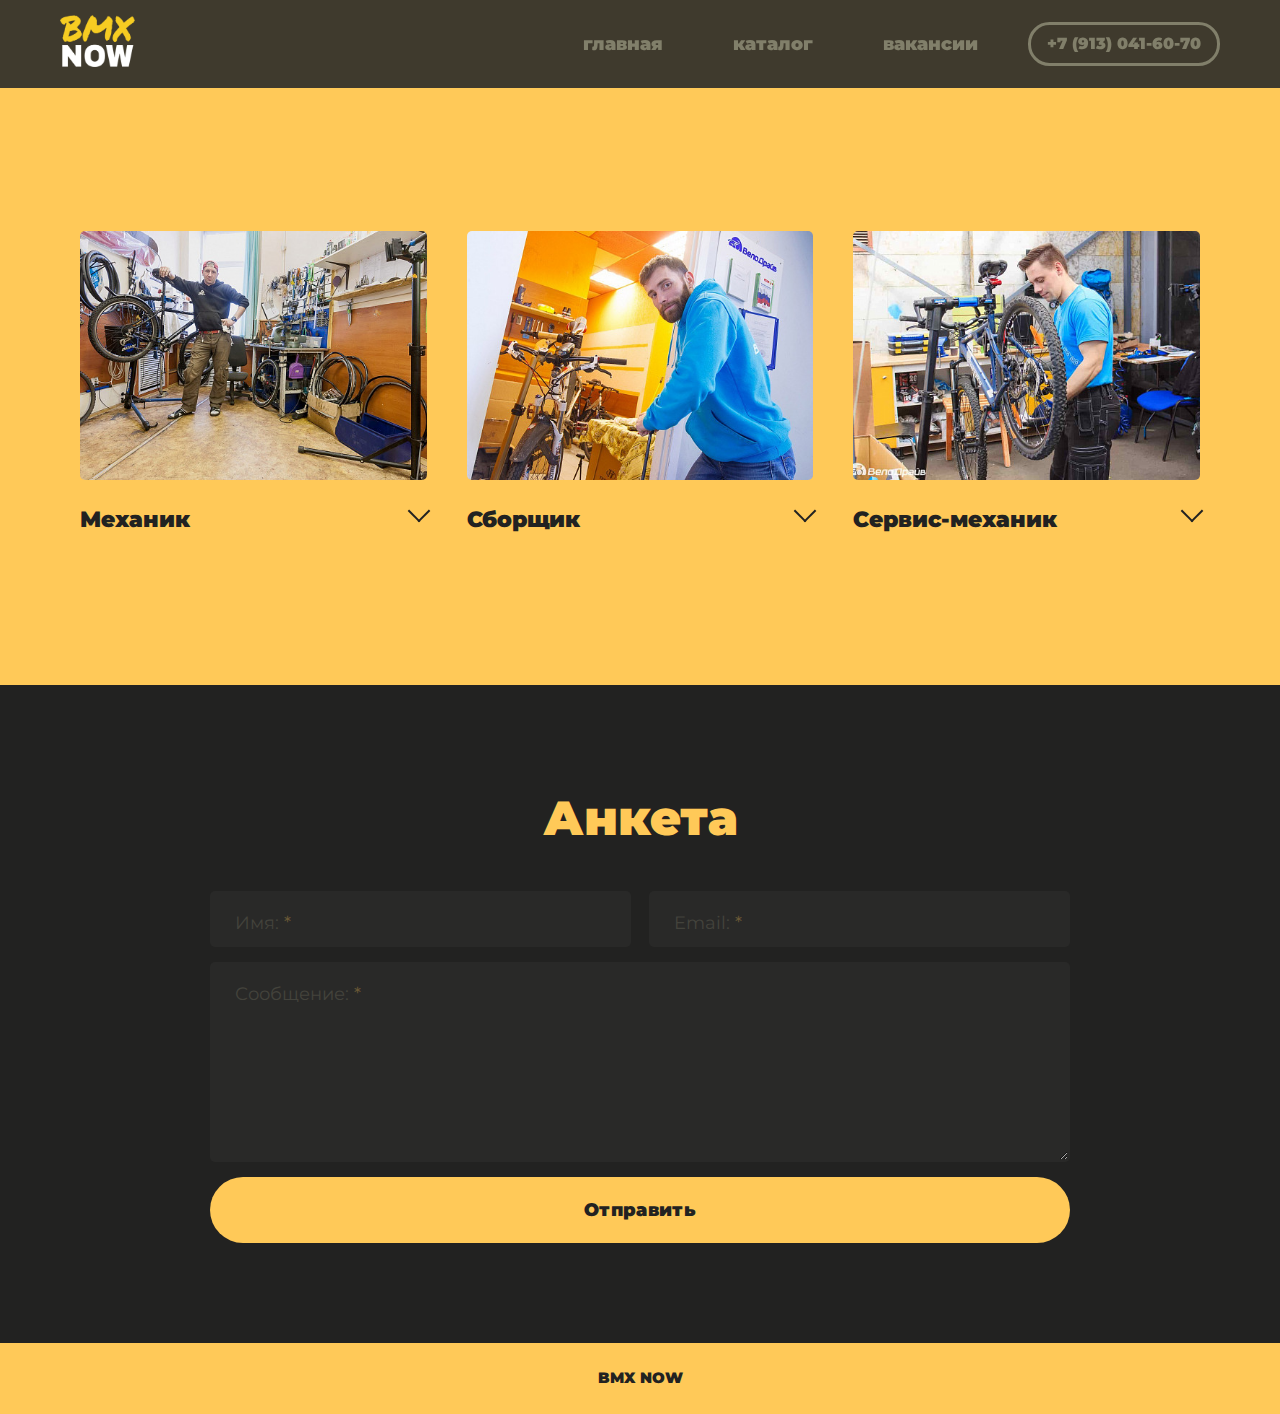
<file: vacancy.html>
<!DOCTYPE html>
<html lang="ru">
  <head>
    <meta charset="UTF-8" />
    <meta name="viewport" content="width=device-width, initial-scale=1.0" />
    <meta http-equiv="X-UA-Compatible" content="ie=edge" />

    <link
      href="https://fonts.googleapis.com/css?family=Montserrat:900%7CRoboto:300&display=swap&subset=cyrillic"
      rel="stylesheet"
    />
    <link rel="stylesheet" href="css/style.css" />

    <meta name="description" content="BMX NOW — Работа в магазине" />
    <meta name="keywords" content="велосипеды, работа" />

    <meta property="og:title" content="BMX NOW — Работа в магазине" />
    <meta property="og:description" content="BMX NOW — Работа в магазине" />
    <meta property="og:image" content="img/section-top/bg.jpg" />

    <link
      rel="apple-touch-icon"
      sizes="57x57"
      href="img/favicon/apple-icon-57x57.png"
    />
    <link
      rel="apple-touch-icon"
      sizes="60x60"
      href="img/favicon/apple-icon-60x60.png"
    />
    <link
      rel="apple-touch-icon"
      sizes="72x72"
      href="img/favicon/apple-icon-72x72.png"
    />
    <link
      rel="apple-touch-icon"
      sizes="76x76"
      href="img/favicon/apple-icon-76x76.png"
    />
    <link
      rel="apple-touch-icon"
      sizes="114x114"
      href="img/favicon/apple-icon-114x114.png"
    />
    <link
      rel="apple-touch-icon"
      sizes="120x120"
      href="img/favicon/apple-icon-120x120.png"
    />
    <link
      rel="apple-touch-icon"
      sizes="144x144"
      href="img/favicon/apple-icon-144x144.png"
    />
    <link
      rel="apple-touch-icon"
      sizes="152x152"
      href="img/favicon/apple-icon-152x152.png"
    />
    <link
      rel="apple-touch-icon"
      sizes="180x180"
      href="img/favicon/apple-icon-180x180.png"
    />
    <link
      rel="icon"
      type="image/png"
      sizes="192x192"
      href="img/favicon/android-icon-192x192.png"
    />
    <link
      rel="icon"
      type="image/png"
      sizes="32x32"
      href="img/favicon/favicon-32x32.png"
    />
    <link
      rel="icon"
      type="image/png"
      sizes="96x96"
      href="img/favicon/favicon-96x96.png"
    />
    <link
      rel="icon"
      type="image/png"
      sizes="16x16"
      href="img/favicon/favicon-16x16.png"
    />
    <link rel="manifest" href="img/favicon/manifest.json" />
    <meta name="msapplication-TileColor" content="#ffffff" />
    <meta
      name="msapplication-TileImage"
      content="img/favicon/ms-icon-144x144.png"
    />
    <meta name="theme-color" content="#ffffff" />
    <title>BMX NOW — Работа в магазине</title>
  </head>
  <body>
    <!-- header-page -->
    <header class="header-page">
      <div class="container header-page__container">
        <div class="header-page__start">
          <a class="logo" href="./index.html">
            <img class="logo__img" src="img/common/logo.png" alt="" />
          </a>
        </div>
        <div class="header-page__end">
          <nav class="header-page__nav">
            <ul class="header-page__ul">
              <li class="header-page__li">
                <a class="header-page__link" href="./index.html">
                  <span class="header-page__text">главная</span>
                </a>
                <ul class="header-page__sublist">
                  <li>
                    <a
                      href=""
                      class="header-page__sublink"
                      data-scroll-to="section-catalog"
                    >
                      велосипеды
                    </a>
                  </li>
                  <li>
                    <a
                      href=""
                      class="header-page__sublink"
                      data-scroll-to="section-about"
                    >
                      о нас
                    </a>
                  </li>
                  <li>
                    <a
                      href=""
                      class="header-page__sublink"
                      data-scroll-to="section-contacts"
                    >
                      контакты
                    </a>
                  </li>
                </ul>
              </li>
              <li class="header-page__li">
                <a class="header-page__link" href="./catalog.html">
                  <span class="header-page__text">каталог</span>
                </a>
              </li>
              <li class="header-page__li">
                <a class="header-page__link" href="./vacancy.html">
                  <span class="header-page__text">вакансии</span>
                </a>
              </li>
            </ul>
          </nav>
          <div class="phone">
            <a class="phone__item header-page__phone" href="tel:+79130416070"
              >+7 (913) 041-60-70</a
            >
          </div>
          <div class="header-page__hamburger">
            <button class="btn-menu" type="button" data-popup="popup-menu">
              <span class="btn-menu__box">
                <span class="btn-menu__inner"></span>
              </span>
            </button>
          </div>
        </div>
      </div>
    </header>
    <!-- /.header-page -->
    <!-- section-work -->
    <section class="section-work section">
      <div class="section-work__container container">
        <h2 class="page-title section-work__title">Вакансии</h2>
        <div class="section-work work">
          <div class="work__item">
            <img class="work__icon" src="img/work/work-1.jpg" alt="" />
            <div class="product__content accordion">
              <h3 class="work__title accordion__title">Механик</h3>
              <p class="work__description accordion__description">
                Заработная плата: Сдельная.<br />Обязанности: ремонт
                велосипедов.
              </p>
            </div>
          </div>
          <div class="work__item">
            <img class="work__icon" src="img/work/work-2.jpg" alt="" />
            <div class="work__content accordion">
              <h3 class="work__title accordion__title">Сборщик</h3>
              <p class="work__description accordion__description">
                Заработная плата: Сдельная.<br />
                Обязанности: сборка, настройка, ремонт велосипедов, любой
                сложности, планово-профилактические работы, обучение новых
                специалистов
              </p>
            </div>
          </div>
          <div class="work__item">
            <img class="work__icon" src="img/work/work-3.jpg" alt="" />
            <div class="work__content accordion">
              <h3 class="work__title accordion__title">Сервис-механик</h3>
              <p class="work__description accordion__description">
                Сдельная.<br />Обязанности: предпродажная подготовка, установка
                дополнительного оборудования, техобслуживание велосипедов,
                сборка велосипедов.
              </p>
            </div>
          </div>
        </div>
      </div>
    </section>
    <!-- / section-work -->
    <!-- section-quest -->
    <section class="section-quest section">
      <div class="section-quest__container container">
        <div class="section-quest__form form-quest">
          <h2 class="page-title">Анкета</h2>
          <form class="form-quest__body" action="" method="POST">
            <div class="form-quest__item form__item">
              <input
                type="text"
                class="form__input form-quest__input"
                name="name"
                id="formName"
                required="required"
              />
              <label for="formName" class="form__label form-quest__label"
                >Имя:
              </label>
            </div>
            <div class="form-quest__item form__item">
              <input
                type="text"
                class="form__input form-quest__input"
                name="email"
                id="formEmail"
                required="required"
              />
              <label for="formEmail" class="form-quest__label form__label"
                >Email:
              </label>
            </div>
            <div class="form-quest__item form__item form-quest__item-textarea">
              <textarea
                type="text"
                class="form__input form-quest__input form-quest__input-textarea"
                name="message"
                id="formMessage"
                required="required"
              ></textarea>
              <label for="formMessage" class="form-quest__label form__label"
                >Сообщение:
              </label>
            </div>
            <button
              type="submit"
              class="btn form__btn form-quest__btn"
              id="btn-quest"
            >
              Отправить
            </button>
          </form>
        </div>
      </div>
    </section>
    <!-- / section-quest -->
    <!-- footer-page -->
    <footer class="footer-page">
      <div class="container">
        <div class="footer-page__text">BMX NOW</div>
      </div>
    </footer>
    <!-- /.footer-page -->
    <!-- popup-menu -->
    <div class="popup popup-menu">
      <div class="popup__wrapper">
        <div class="popup__inner">
          <div
            class="popup__content popup__content--fluid popup__content--centered"
          >
            <button class="btn-close popup__btn-close popup-close"></button>
            <nav class="mobile-menu popup__mobile-menu">
              <ul class="mobile-menu__ul">
                <li class="mobile-menu__li">
                  <a class="mobile-menu__link popup-close" href="./index.html"
                    >Главная</a
                  >
                </li>
                <li class="mobile-menu__li">
                  <a class="mobile-menu__link popup-close" href="./catalog.html"
                    >Каталог</a
                  >
                </li>
                <li class="mobile-menu__li">
                  <a class="mobile-menu__link popup-close" href="./vacancy.html"
                    >Вакансии</a
                  >
                </li>
              </ul>
            </nav>
            <div class="phone popup__phone">
              <a class="contacts__phone" href="tel:+79130416070"
                >+7 (913) 041-60-70</a
              >
            </div>
            <ul class="socials">
              <li class="socials__item">
                <a
                  href="https://vk.com/arkadiokorsakov"
                  class="socials__link"
                  target="_blank"
                >
                  <svg
                    class="socials__icon socials__icon--vk"
                    xmlns="http://www.w3.org/2000/svg"
                    viewBox="0 0 112.2 112.2"
                    width="35"
                    height="35"
                  >
                    <g>
                      <circle cx="56.1" cy="56.1" r="56.1" />
                      <path
                        class="socials__logo"
                        d="M54,80.7h4.4a3.33,3.33,0,0,0,2-.9,3.37,3.37,0,0,0,.6-1.9s-.1-5.9,2.7-6.8,6.2,5.7,9.9,8.2c2.8,1.9,4.9,1.5,4.9,1.5l9.8-.1s5.1-.3,2.7-4.4c-.2-.3-1.4-3-7.3-8.5-6.2-5.7-5.3-4.8,2.1-14.7,4.5-6,6.3-9.7,5.8-11.3s-3.9-1.1-3.9-1.1l-11.1.1a2.32,2.32,0,0,0-1.4.3,3.58,3.58,0,0,0-1,1.2A60,60,0,0,1,70,50.9c-4.9,8.4-6.9,8.8-7.7,8.3-1.9-1.2-1.4-4.9-1.4-7.5,0-8.1,1.2-11.5-2.4-12.4a17.68,17.68,0,0,0-5.2-.5c-4,0-7.3,0-9.2.9-1.3.6-2.2,2-1.6,2.1a5.05,5.05,0,0,1,3.3,1.6c1.1,1.5,1.1,5,1.1,5s.7,9.6-1.5,10.7c-1.5.8-3.5-.8-7.9-8.4a67.05,67.05,0,0,1-4-8.2,2.82,2.82,0,0,0-.9-1.2,5.13,5.13,0,0,0-1.7-.7l-10.5.1s-1.6,0-2.2.7,0,1.9,0,1.9,8.2,19.3,17.6,29c8.5,9,18.2,8.4,18.2,8.4Z"
                      />
                    </g>
                  </svg>
                </a>
              </li>
              <li class="socials__item">
                <a
                  href="https://www.facebook.com"
                  class="socials__link"
                  target="_blank"
                >
                  <svg
                    class="socials__icon socials__icon--fb"
                    xmlns="http://www.w3.org/2000/svg"
                    viewBox="0 0 112.2 112.2"
                    width="35"
                    height="35"
                  >
                    <g>
                      <circle cx="56.1" cy="56.1" r="56.1" />
                      <path
                        class="socials__logo"
                        d="M70.2,58.3h-10V95H45V58.3H37.8V45.4H45V37.1c0-6,2.8-15.3,15.3-15.3H71.5V34.3H63.3c-1.3,0-3.2.7-3.2,3.5v7.6H71.4Z"
                      />
                    </g>
                  </svg>
                </a>
              </li>
              <li class="socials__item">
                <a
                  href="https://twitter.com"
                  class="socials__link"
                  target="_blank"
                >
                  <svg
                    class="socials__icon socials__icon--twitter"
                    xmlns="http://www.w3.org/2000/svg"
                    viewBox="0 0 112.2 112.2"
                    width="35"
                    height="35"
                  >
                    <g>
                      <circle cx="56.1" cy="56.1" r="56.1" />
                      <path
                        fill="#fff"
                        d="M90.461,40.316c-2.404,1.066-4.99,1.787-7.702,2.109c2.769-1.659,4.894-4.284,5.897-7.417
                        c-2.591,1.537-5.462,2.652-8.515,3.253c-2.446-2.605-5.931-4.233-9.79-4.233c-7.404,0-13.409,6.005-13.409,13.409
                        c0,1.051,0.119,2.074,0.349,3.056c-11.144-0.559-21.025-5.897-27.639-14.012c-1.154,1.98-1.816,4.285-1.816,6.742
                        c0,4.651,2.369,8.757,5.965,11.161c-2.197-0.069-4.266-0.672-6.073-1.679c-0.001,0.057-0.001,0.114-0.001,0.17
                        c0,6.497,4.624,11.916,10.757,13.147c-1.124,0.308-2.311,0.471-3.532,0.471c-0.866,0-1.705-0.083-2.523-0.239
                        c1.706,5.326,6.657,9.203,12.526,9.312c-4.59,3.597-10.371,5.74-16.655,5.74c-1.08,0-2.15-0.063-3.197-0.188
                        c5.931,3.806,12.981,6.025,20.553,6.025c24.664,0,38.152-20.432,38.152-38.153c0-0.581-0.013-1.16-0.039-1.734
                        C86.391,45.366,88.664,43.005,90.461,40.316L90.461,40.316z"
                      />
                    </g>
                  </svg>
                </a>
              </li>
            </ul>
          </div>
        </div>
      </div>
    </div>
    <!-- /.popup-menu -->
    <!-- popup-thanks -->
    <div class="popup popup-thanks">
      <div class="popup__wrapper">
        <div class="popup__inner">
          <div class="popup__content">
            <button class="btn-close popup__btn-close popup-close"></button>
            <h2 class="page-title popup__title">Успешно отправлено</h2>
            <p class="popup__subtitle">Мы уже рассматриваем вашу вакансию</p>
          </div>
        </div>
      </div>
    </div>
    <!-- /.popup-thanks -->

    <!-- popup-error -->
    <div class="popup popup-error">
      <div class="popup__wrapper">
        <div class="popup__inner">
          <div class="popup__content">
            <button class="btn-close popup__btn-close popup-close"></button>
            <h2 class="page-title popup__title">Произошла ошибка</h2>
            <p class="popup__subtitle">
              Пожалуйста, сделайте заказ по номеру
              <a class="popup__link" href="+79130416070">+7 (913) 041-60-70</a>
            </p>
          </div>
        </div>
      </div>
    </div>
    <!-- /.popup-error -->

    <script src="js/script.js"></script>
    <script src="js/headerScroll.js"></script>
    <script src="js/scrollTo.js"></script>
    <script src="js/accordion.js"></script>
    <script src="js/popup.js"></script>
    <script src="js/form.js"></script>
  </body>
</html>
</file>
<file: css/style.css>
/* 
font-family: 'Roboto', sans-serif;
font-family: 'Montserrat', sans-serif;
*/

@import "accordion.css";
@import "btn.css";
@import "catalog.css";
@import "footer.css";
@import "form.css";
@import "header-page.css";
@import "nullstyle.css";
@import "order.css";
@import "popup.css";
@import "product.css";
@import "section-about.css";
@import "section-contacts.css";
@import "section-top.css";
@import "work.css";

body {
  font-family: "Roboto", sans-serif;
  font-weight: 300;
  font-size: 16px;
  line-height: 1.375;
  background-color: #222221;
  color: #fff;
}

.no-scroll {
  overflow: hidden;
}

/* container start */
.container {
  padding: 0 20px;
  width: 1200px;
  max-width: 100%;
  margin: 0 auto;
}
/* container end */

/* section start */
.section {
  padding: 100px 0;
}

.section__header {
  margin-bottom: 90px;
}

@media (max-width: 576px) {
  .section {
    padding: 90px 0;
  }

  .section__header {
    margin-bottom: 70px;
  }
}

/* section end */

/* page-title start */
.page-title {
  font-size: 48px;
  text-align: center;
  margin: 0 auto 40px;
  font-family: "Montserrat", sans-serif;
  font-weight: 900;
  color: #ffc958;
}

.section-about__title {
  color: #222221;
}

@media (max-width: 576px) {
  .page-title {
    font-size: 36px;
  }
}
/* page-title end */

/* socials start */
.socials {
  list-style: none;
  margin: 0;
  padding: 0;
  display: flex;
}

.socials__item {
  margin-right: 7px;
}

.socials__link {
  display: inline-block;
}

.socials__icon {
  fill: #817f6a;
  width: 35px;
  height: 35px;
  transition: fill 0.2s, opacity 0.2s;
}

.socials__icon--vk:hover {
  fill: #5078a5;
}

.socials__icon--fb:hover {
  fill: #3e58a1;
}

.socials__icon--twitter:hover {
  fill: #55acee;
}

.socials__icon:active {
  opacity: 0.7;
}

.socials__logo {
  fill: #fff;
}

@media (max-width: 767px) {
  .socials__item {
    margin-right: 15px;
  }

  .socials__icon {
    width: 45px;
    height: 45px;
  }
}
/* socials end */
</file>
